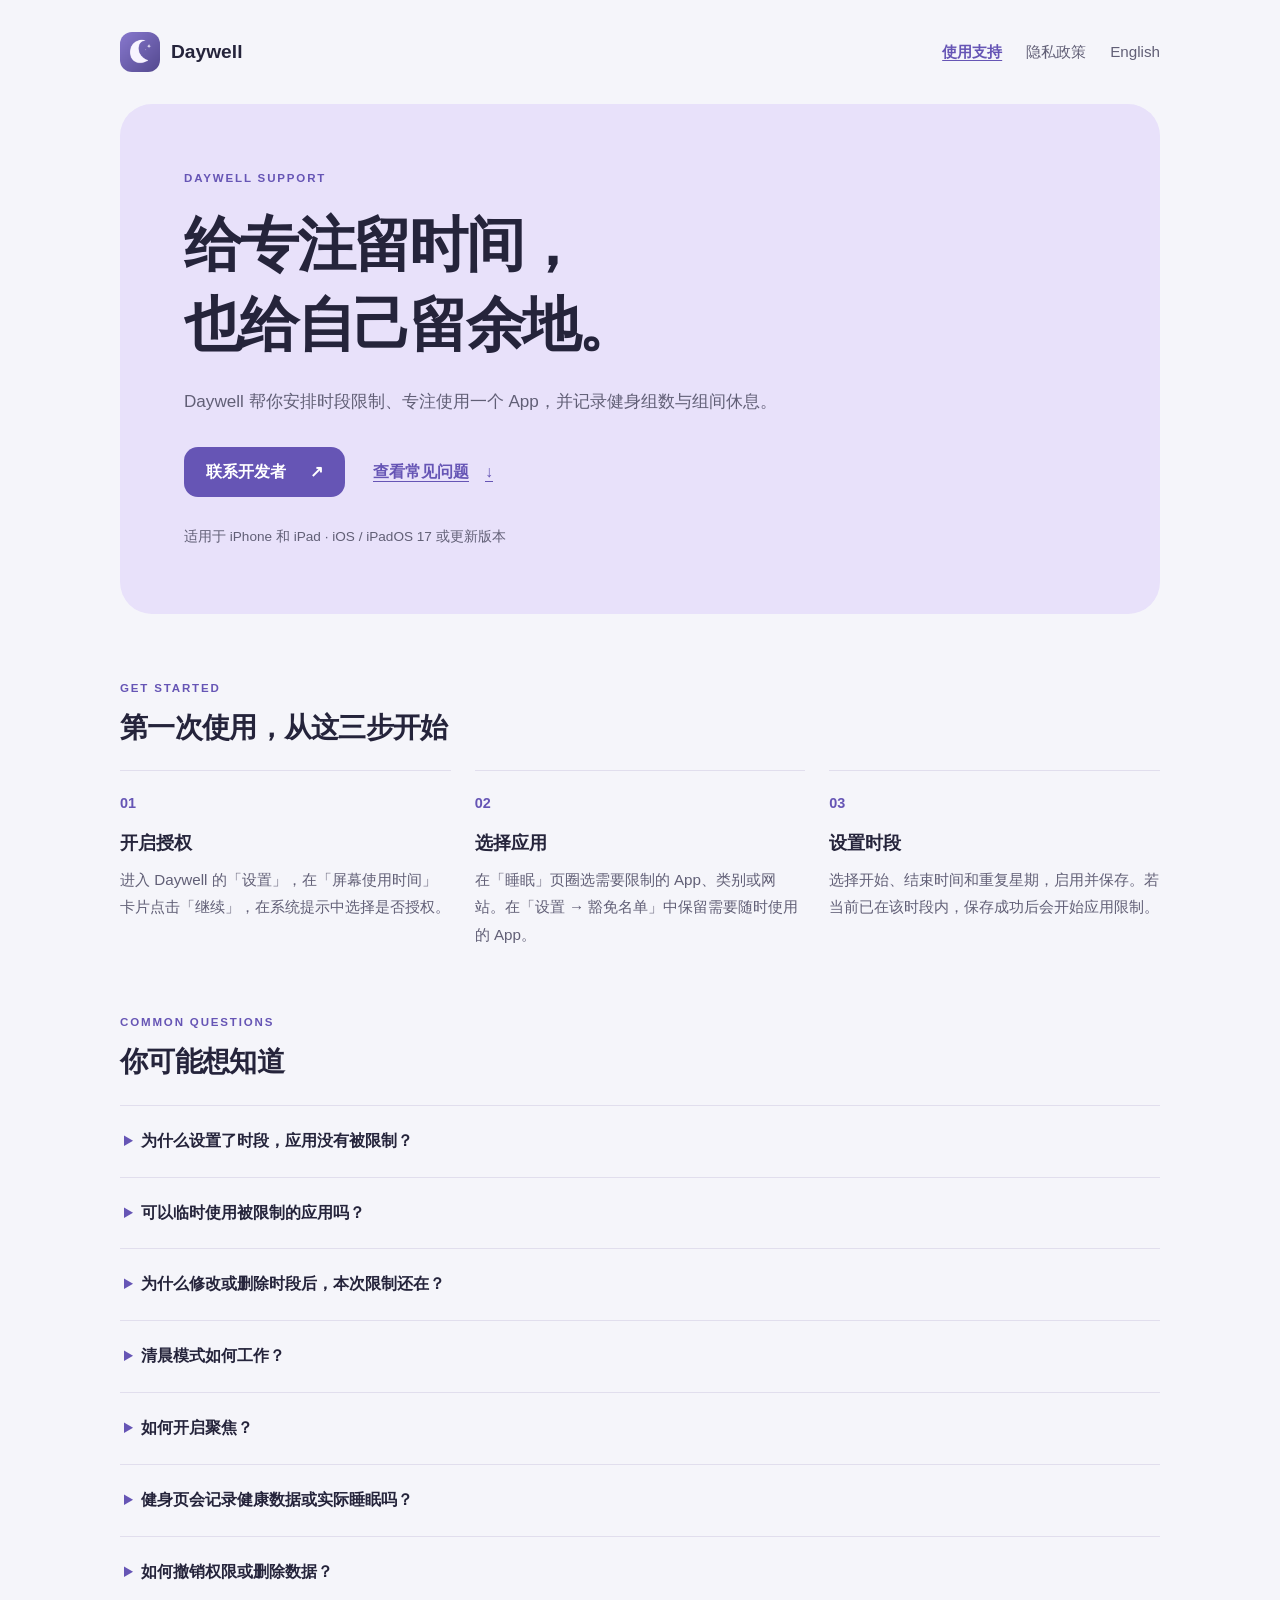
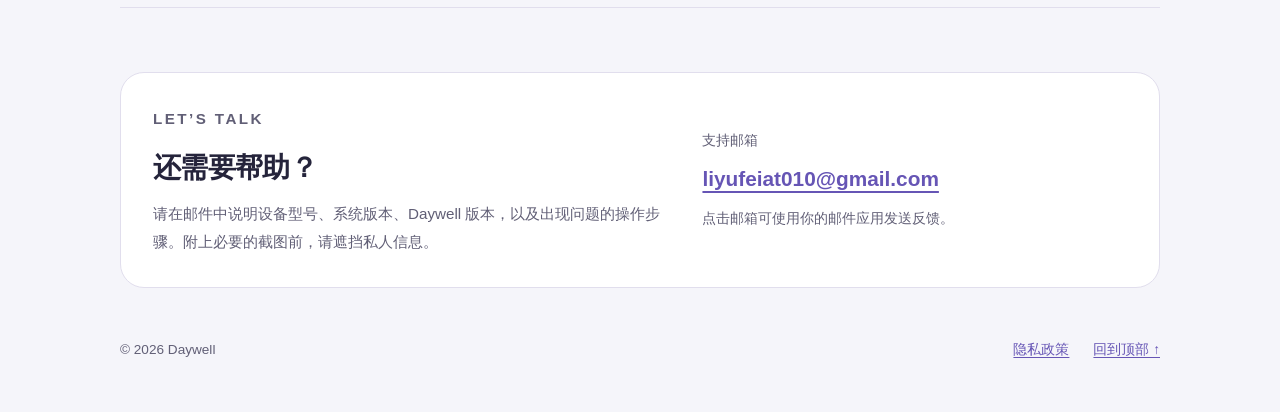
<file: website/index.html>
<!doctype html>
<html lang="zh-Hans">
  <head>
    <meta charset="utf-8">
    <meta name="viewport" content="width=device-width, initial-scale=1">
    <meta name="color-scheme" content="light dark">
    <meta name="description" content="Daywell 使用支持：了解时段锁定、聚焦、临时豁免与健身组间休息，或联系开发者获取帮助。">
    <title>使用支持 · Daywell</title>
    <link rel="icon" href="assets/app-icon.png" type="image/png">
    <link rel="stylesheet" href="styles.css">
    <link rel="alternate" hreflang="en" href="en/">
  </head>
  <body>
    <a class="skip-link" href="#main">跳到正文</a>
    <header class="site-header shell">
      <a class="brand" href="./" aria-label="Daywell 使用支持首页">
        <img src="assets/app-icon.png" width="40" height="40" alt="">
        <span>Daywell</span>
      </a>
      <nav aria-label="主导航">
        <a href="./" aria-current="page">使用支持</a>
        <a href="privacy.html">隐私政策</a>
        <a href="en/index.html" lang="en" hreflang="en">English</a>
      </nav>
    </header>

    <main id="main" class="shell">
      <section class="hero" aria-labelledby="page-title">
        <p class="eyebrow">DAYWELL SUPPORT</p>
        <h1 id="page-title">给专注留时间，<br>也给自己留余地。</h1>
        <p class="intro">Daywell 帮你安排时段限制、专注使用一个 App，并记录健身组数与组间休息。</p>
        <div class="hero-actions">
          <a class="button" href="mailto:liyufeiat010@gmail.com?subject=Daywell%20Support">联系开发者 <span aria-hidden="true">↗</span></a>
          <a class="text-link" href="#questions">查看常见问题 <span aria-hidden="true">↓</span></a>
        </div>
        <p class="hero-note">适用于 iPhone 和 iPad · iOS / iPadOS 17 或更新版本</p>
      </section>

      <section class="section" aria-labelledby="start-title">
        <div class="section-heading">
          <p class="eyebrow">GET STARTED</p>
          <h2 id="start-title">第一次使用，从这三步开始</h2>
        </div>
        <ol class="steps">
          <li>
            <span class="step-number" aria-hidden="true">01</span>
            <h3>开启授权</h3>
            <p>进入 Daywell 的「设置」，在「屏幕使用时间」卡片点击「继续」，在系统提示中选择是否授权。</p>
          </li>
          <li>
            <span class="step-number" aria-hidden="true">02</span>
            <h3>选择应用</h3>
            <p>在「睡眠」页圈选需要限制的 App、类别或网站。在「设置 → 豁免名单」中保留需要随时使用的 App。</p>
          </li>
          <li>
            <span class="step-number" aria-hidden="true">03</span>
            <h3>设置时段</h3>
            <p>选择开始、结束时间和重复星期，启用并保存。若当前已在该时段内，保存成功后会开始应用限制。</p>
          </li>
        </ol>
      </section>

      <section id="questions" class="section" aria-labelledby="questions-title">
        <div class="section-heading">
          <p class="eyebrow">COMMON QUESTIONS</p>
          <h2 id="questions-title">你可能想知道</h2>
        </div>
        <div class="faq">
          <details>
            <summary>为什么设置了时段，应用没有被限制？</summary>
            <div class="answer">
              <p>请先确认 Daywell 显示「已授权」，已圈选需要限制的应用，时段开关已开启，并且当前时间与重复星期匹配。跨午夜的时段归属开始当天的星期。</p>
              <p>豁免名单中的 App 和正在临时豁免的时段不会按普通睡眠规则锁定。如果页面显示同步或监测错误，先点击重试；曾撤销授权的用户可能需要重新圈选应用。</p>
            </div>
          </details>
          <details>
            <summary>可以临时使用被限制的应用吗？</summary>
            <div class="answer">
              <p>有剩余次数时，可在 Daywell 或系统限制页点击「临时豁免」。时长按当前时段的规则计算，到期后恢复限制，时段结束时豁免也随之结束。</p>
              <p>次数用完后按钮会隐藏。健身锁定不使用睡眠时段的临时豁免：完成下一组会开始新的组间休息，完成本轮训练会解除健身锁定；也可通过「重置本轮」或关闭「组间休息」结束健身锁定。睡眠和清晨模式的限制仍按各自规则执行。</p>
            </div>
          </details>
          <details>
            <summary>为什么修改或删除时段后，本次限制还在？</summary>
            <div class="answer">
              <p>已经开始的时段会保留原定结束时间和豁免规则。编辑或删除影响后续重复，不会直接终止本轮限制。</p>
              <p>如果时段仍在列表中，可关闭该时段开关，并按提示输入页面显示的验证码，提前结束本轮限制。如果已经删除时段，本轮限制会继续到原定结束时间；有剩余次数时仍可使用临时豁免。</p>
            </div>
          </details>
          <details>
            <summary>清晨模式如何工作？</summary>
            <div class="answer">
              <p>在睡眠时段中开启清晨模式后，睡眠结束会开始累计圈选应用的使用时间；达到设定额度后，进入一次清晨锁定。在「睡眠 → 右上角设置」中调整可用时长和锁定时长。</p>
              <p>清晨与对应这一轮睡眠共用豁免次数和时长顺序。例如睡眠已用掉第一次 10 分钟，清晨就只剩第二次 5 分钟；下一轮睡眠重新计算。</p>
            </div>
          </details>
          <details>
            <summary>如何开启聚焦？</summary>
            <div class="answer">
              <p>授权后打开「聚焦」，选择一个 App 并设置时长。开启后，所选 App 和豁免名单中的 App 仍可使用。需要提前结束时，回到聚焦页并输入界面显示的验证码。</p>
            </div>
          </details>
          <details>
            <summary>健身页会记录健康数据或实际睡眠吗？</summary>
            <div class="answer">
              <p>健身页由你手动记录完成的组数，并提供组间休息计时。Daywell 不读取 Apple 健康数据，也不测量实际睡眠时长。应用设置与训练进度保存在设备上。</p>
            </div>
          </details>
          <details>
            <summary>如何撤销权限或删除数据？</summary>
            <div class="answer">
              <p>可在系统「设置 → 屏幕使用时间」中找到有权访问屏幕使用时间的 App，撤销 Daywell 的授权；具体菜单名称随系统版本可能不同。</p>
              <p>删除 App 及其数据可移除本机的应用数据；「卸载 App」可能保留文稿与数据。设备备份中的副本需要通过 Apple 的备份管理功能处理。更多说明见<a href="privacy.html#retention">数据保留与删除</a>。</p>
            </div>
          </details>
        </div>
      </section>

      <section class="contact section" aria-labelledby="contact-title">
        <div>
          <p class="eyebrow">LET’S TALK</p>
          <h2 id="contact-title">还需要帮助？</h2>
          <p>请在邮件中说明设备型号、系统版本、Daywell 版本，以及出现问题的操作步骤。附上必要的截图前，请遮挡私人信息。</p>
        </div>
        <div class="contact-address">
          <span>支持邮箱</span>
          <a href="mailto:liyufeiat010@gmail.com?subject=Daywell%20Support">liyufeiat010@gmail.com</a>
          <p>点击邮箱可使用你的邮件应用发送反馈。</p>
        </div>
      </section>
    </main>

    <footer class="site-footer shell">
      <p>© 2026 Daywell</p>
      <a href="privacy.html">隐私政策</a>
      <a href="#main">回到顶部 ↑</a>
    </footer>
  </body>
</html>
</file>
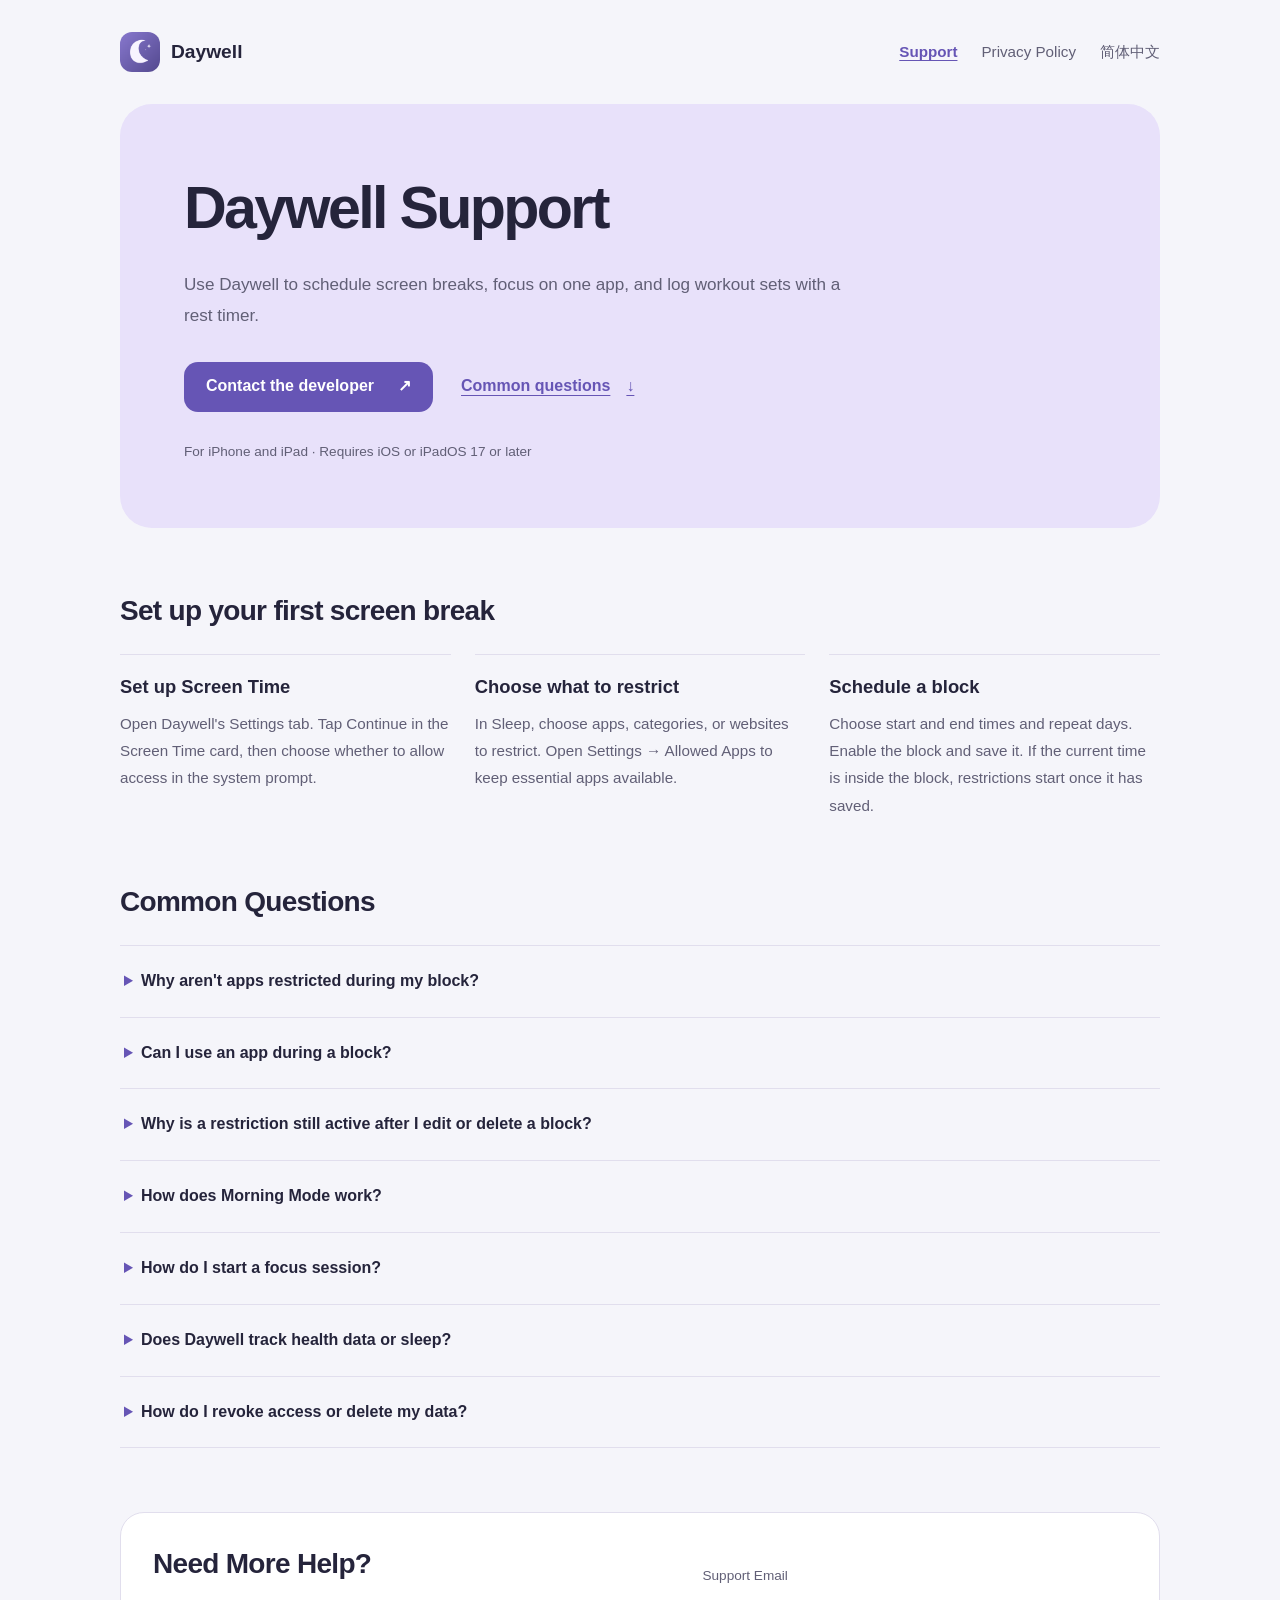
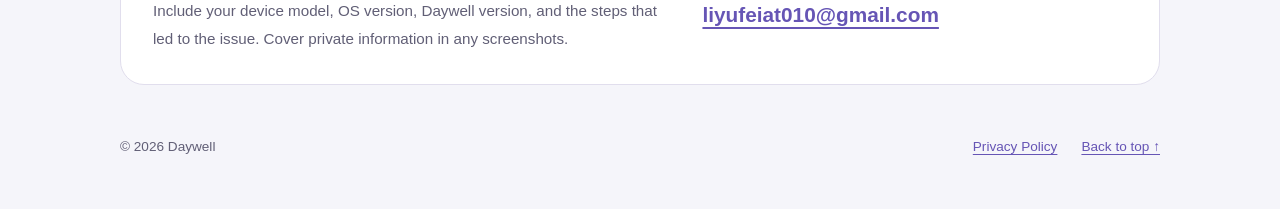
<file: website/en/index.html>
<!doctype html>
<html lang="en">
  <head>
    <meta charset="utf-8">
    <meta name="viewport" content="width=device-width, initial-scale=1">
    <meta name="color-scheme" content="light dark">
    <meta name="description" content="Get help with Daywell's scheduled app limits, Focus, temporary passes, and workout rest timer.">
    <title>Support · Daywell</title>
    <link rel="icon" href="../assets/app-icon.png" type="image/png">
    <link rel="stylesheet" href="../styles.css">
    <link rel="alternate" hreflang="zh-Hans" href="../">
  </head>
  <body>
    <a class="skip-link" href="#main">Skip to content</a>
    <header class="site-header shell">
      <a class="brand" href="index.html" aria-label="Daywell support home">
        <img src="../assets/app-icon.png" width="40" height="40" alt="">
        <span>Daywell</span>
      </a>
      <nav aria-label="Main navigation">
        <a href="index.html" aria-current="page">Support</a>
        <a href="privacy.html">Privacy Policy</a>
        <a href="../index.html" lang="zh-Hans" hreflang="zh-Hans">简体中文</a>
      </nav>
    </header>

    <main id="main" class="shell">
      <section class="hero" aria-labelledby="page-title">
        <h1 id="page-title">Daywell Support</h1>
        <p class="intro">Use Daywell to schedule screen breaks, focus on one app, and log workout sets with a rest timer.</p>
        <div class="hero-actions">
          <a class="button" href="mailto:liyufeiat010@gmail.com?subject=Daywell%20Support">Contact the developer <span aria-hidden="true">↗</span></a>
          <a class="text-link" href="#questions">Common questions <span aria-hidden="true">↓</span></a>
        </div>
        <p class="hero-note">For iPhone and iPad · Requires iOS or iPadOS 17 or later</p>
      </section>

      <section class="section" aria-labelledby="start-title">
        <div class="section-heading">
          <h2 id="start-title">Set up your first screen break</h2>
        </div>
        <ol class="steps">
          <li>
            <h3>Set up Screen Time</h3>
            <p>Open Daywell's Settings tab. Tap Continue in the Screen Time card, then choose whether to allow access in the system prompt.</p>
          </li>
          <li>
            <h3>Choose what to restrict</h3>
            <p>In Sleep, choose apps, categories, or websites to restrict. Open Settings → Allowed Apps to keep essential apps available.</p>
          </li>
          <li>
            <h3>Schedule a block</h3>
            <p>Choose start and end times and repeat days. Enable the block and save it. If the current time is inside the block, restrictions start once it has saved.</p>
          </li>
        </ol>
      </section>

      <section id="questions" class="section" aria-labelledby="questions-title">
        <div class="section-heading">
          <h2 id="questions-title">Common Questions</h2>
        </div>
        <div class="faq">
          <details>
            <summary>Why aren't apps restricted during my block?</summary>
            <div class="answer">
              <p>Check that Screen Time is authorized, the apps are selected, and the block is enabled for the current time and repeat day. A block that crosses midnight is scheduled on the day it starts.</p>
              <p>Allowed apps stay available, and a temporary pass pauses the restrictions covered by that pass. If Daywell reports a sync or monitoring error, tap Retry. After revoking and restoring Screen Time access, choose your apps again if prompted.</p>
            </div>
          </details>
          <details>
            <summary>Can I use an app during a block?</summary>
            <div class="answer">
              <p>If you have passes left, tap Temporary Pass in Daywell or on the restriction screen. The block's settings determine how long you can use the app. The pass ends when it expires or the block ends.</p>
              <p>The pass button disappears when you run out. Workout restrictions use the rest timer. Log the next set to start another rest. Finish the workout, tap Reset Session, or turn off the rest timer to end workout restrictions.</p>
            </div>
          </details>
          <details>
            <summary>Why is a restriction still active after I edit or delete a block?</summary>
            <div class="answer">
              <p>Active blocks keep their scheduled end and pass rules. Editing or deleting a block changes its future repeats. To end an active block early, turn it off while it's still listed and enter the displayed confirmation code.</p>
              <p>If you already deleted the block, it runs until its original end. You can still use any remaining passes.</p>
            </div>
          </details>
          <details>
            <summary>How does Morning Mode work?</summary>
            <div class="answer">
              <p>Enable Morning Mode on a sleep block. After the block ends, usage of the selected apps counts toward a shared allowance. Once that allowance is used up, the apps are restricted for one break. Adjust both durations in Sleep settings.</p>
              <p>Morning Mode uses the remaining passes from that sleep block. If you used the first ten-minute pass during the sleep block, the next pass in the default setup is five minutes. Each new sleep block starts with a fresh allowance.</p>
            </div>
          </details>
          <details>
            <summary>How do I start a focus session?</summary>
            <div class="answer">
              <p>After allowing Screen Time access, open Focus, choose one app, and set a duration. The selected app and your allowed apps stay available during the session. To end early, return to Focus and enter the confirmation code shown there.</p>
            </div>
          </details>
          <details>
            <summary>Does Daywell track health data or sleep?</summary>
            <div class="answer">
              <p>You log sets manually and can time your rest between them. Daywell doesn't read Apple Health data or measure actual sleep. Your settings and workout progress stay on your device.</p>
            </div>
          </details>
          <details>
            <summary>How do I revoke access or delete my data?</summary>
            <div class="answer">
              <p>In iOS Settings → Screen Time, find the apps with Screen Time access and revoke Daywell's permission. The menu name can vary by OS version.</p>
              <p>To remove local data, delete the app and its data. Offload App may keep documents and data. Use Apple's backup settings to manage copies in backups. See <a href="privacy.html#retention">Data Retention and Deletion</a> for details.</p>
            </div>
          </details>
        </div>
      </section>

      <section class="contact section" aria-labelledby="contact-title">
        <div>
          <h2 id="contact-title">Need More Help?</h2>
          <p>Include your device model, OS version, Daywell version, and the steps that led to the issue. Cover private information in any screenshots.</p>
        </div>
        <div class="contact-address">
          <span>Support Email</span>
          <a href="mailto:liyufeiat010@gmail.com?subject=Daywell%20Support">liyufeiat010@gmail.com</a>
        </div>
      </section>
    </main>

    <footer class="site-footer shell">
      <p>© 2026 Daywell</p>
      <a href="privacy.html">Privacy Policy</a>
      <a href="#main">Back to top ↑</a>
    </footer>
  </body>
</html>
</file>
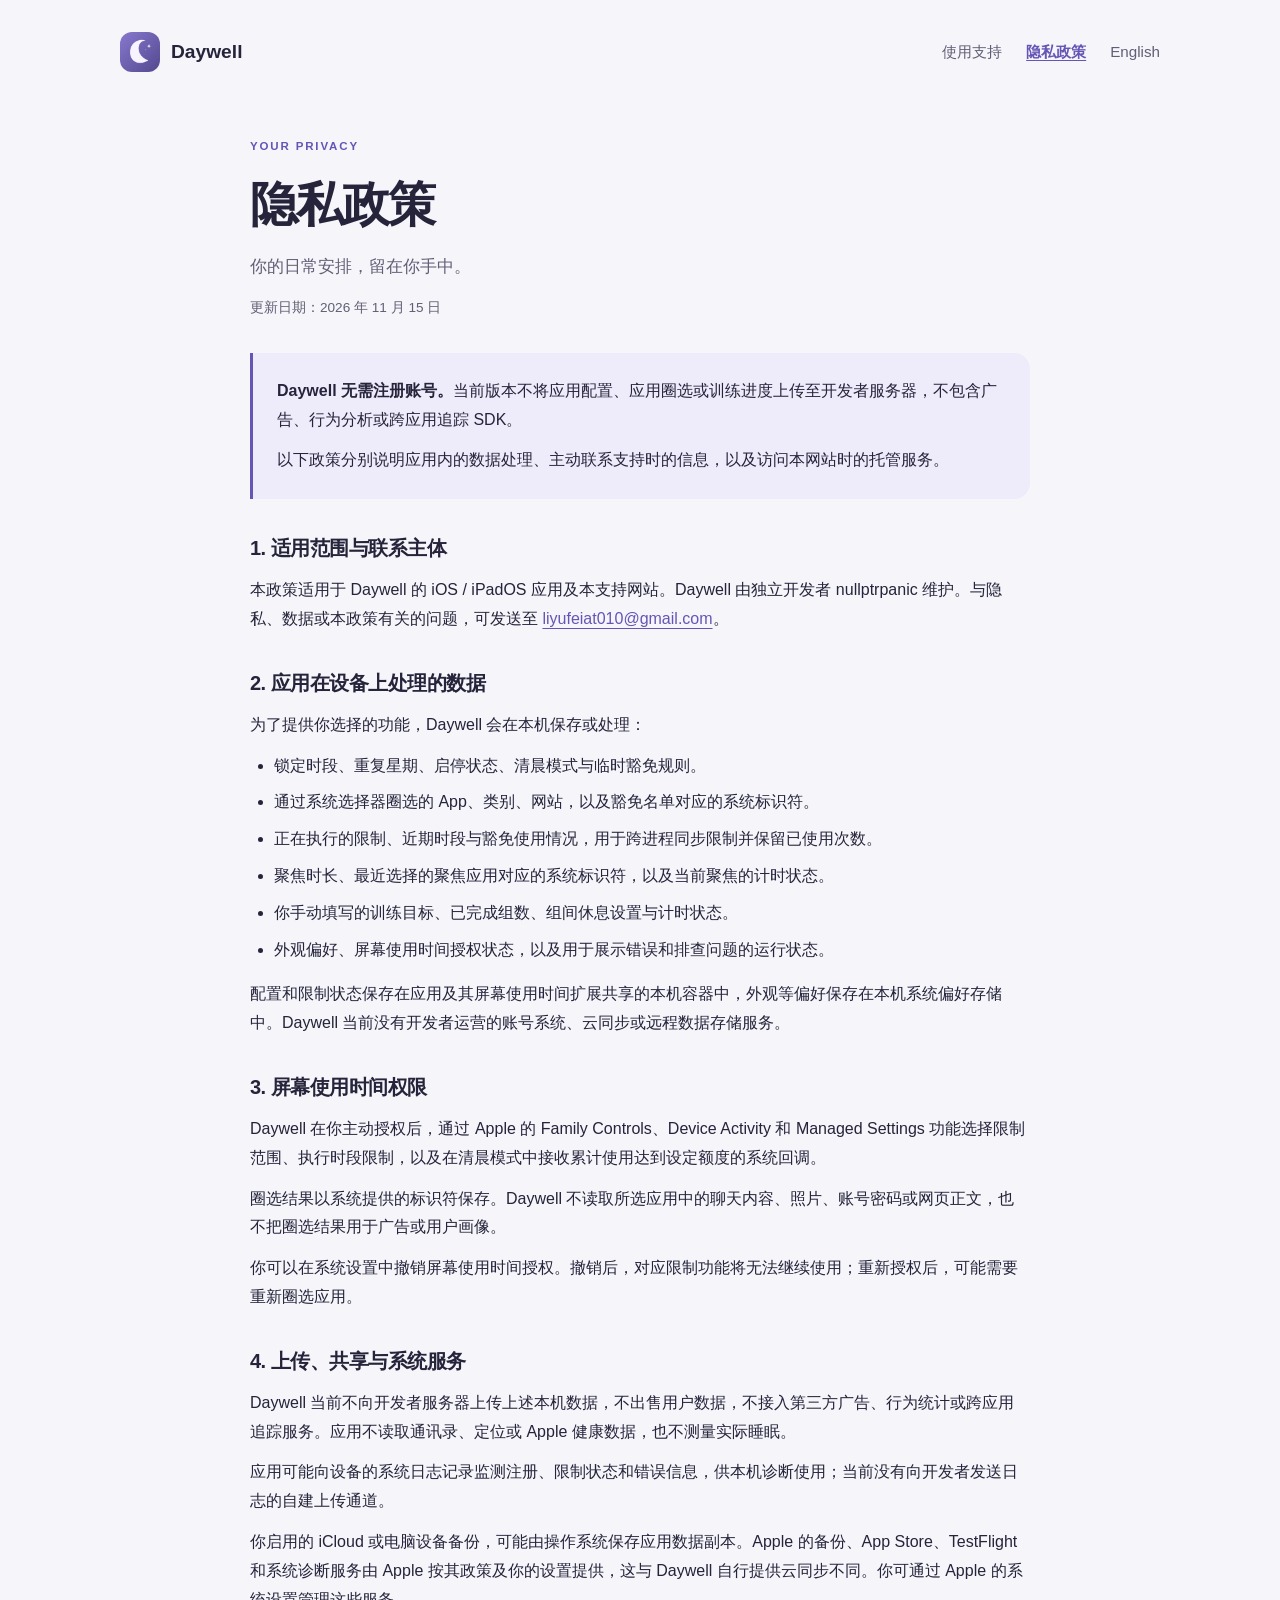
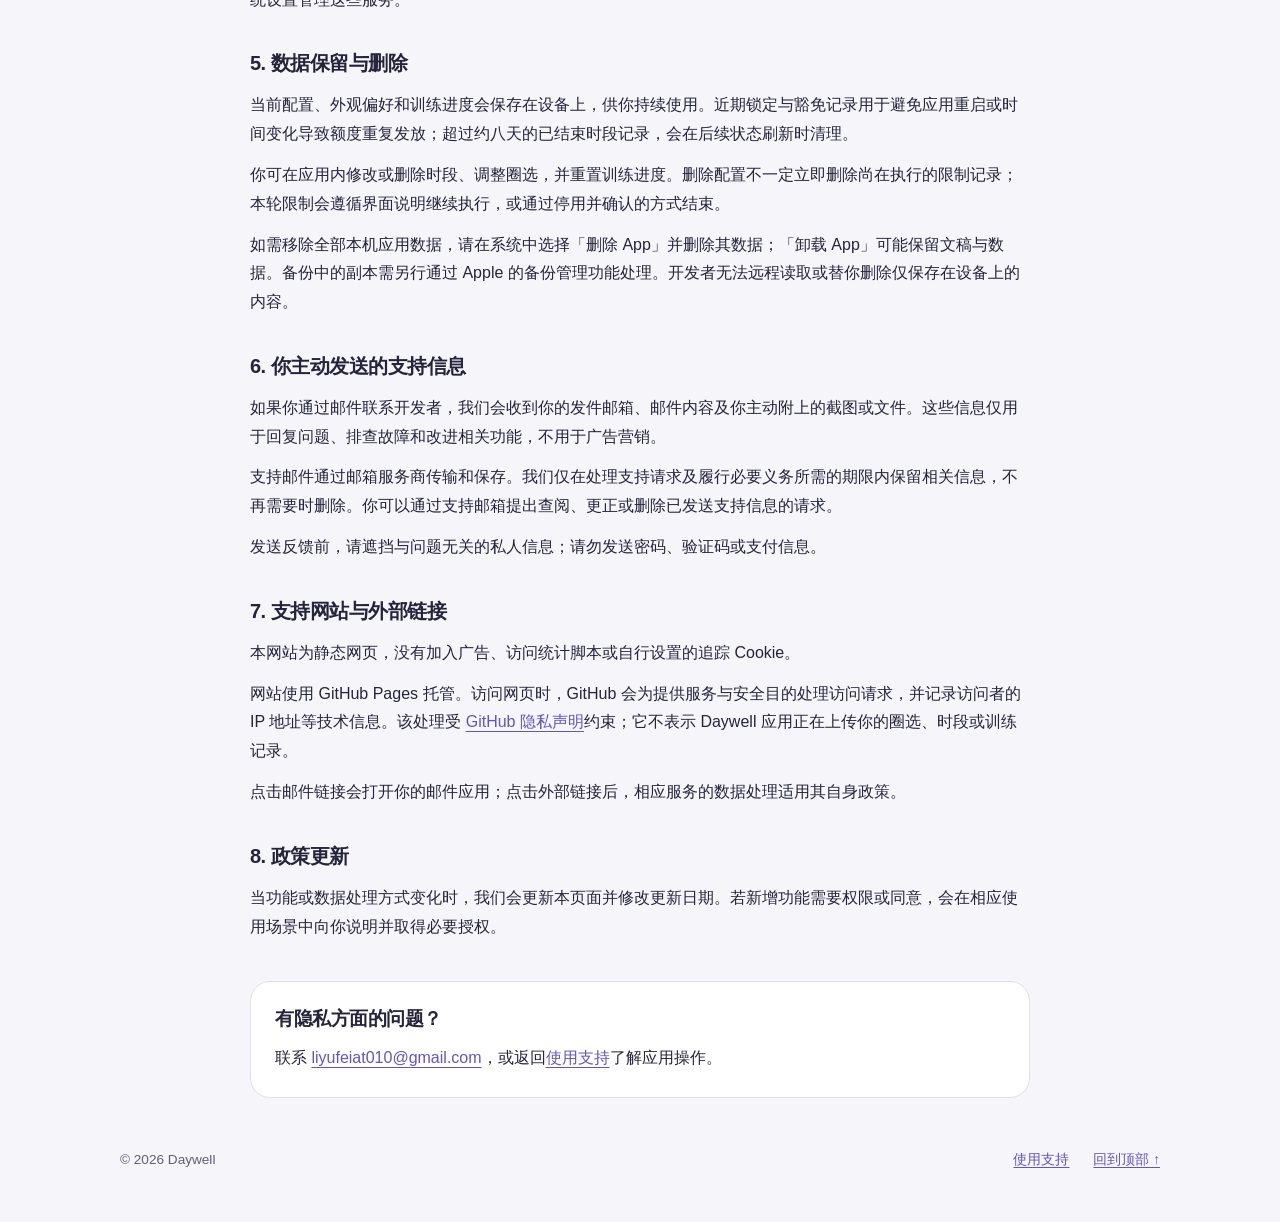
<file: website/privacy.html>
<!doctype html>
<html lang="zh-Hans">
  <head>
    <meta charset="utf-8">
    <meta name="viewport" content="width=device-width, initial-scale=1">
    <meta name="color-scheme" content="light dark">
    <meta name="description" content="Daywell 隐私政策：了解本机数据、屏幕使用时间授权、数据保留与删除、支持邮件和网站托管服务。">
    <title>隐私政策 · Daywell</title>
    <link rel="icon" href="assets/app-icon.png" type="image/png">
    <link rel="stylesheet" href="styles.css">
    <link rel="alternate" hreflang="en" href="en/privacy.html">
  </head>
  <body>
    <a class="skip-link" href="#main">跳到正文</a>
    <header class="site-header shell">
      <a class="brand" href="./" aria-label="Daywell 使用支持首页">
        <img src="assets/app-icon.png" width="40" height="40" alt="">
        <span>Daywell</span>
      </a>
      <nav aria-label="主导航">
        <a href="./">使用支持</a>
        <a href="privacy.html" aria-current="page">隐私政策</a>
        <a href="en/privacy.html" lang="en" hreflang="en">English</a>
      </nav>
    </header>

    <main id="main" class="shell policy">
      <header class="policy-heading">
        <p class="eyebrow">YOUR PRIVACY</p>
        <h1>隐私政策</h1>
        <p class="intro">你的日常安排，留在你手中。</p>
        <p class="updated">更新日期：<time datetime="2026-11-15">2026 年 11 月 15 日</time></p>
      </header>

      <div class="policy-summary">
        <p><strong>Daywell 无需注册账号。</strong>当前版本不将应用配置、应用圈选或训练进度上传至开发者服务器，不包含广告、行为分析或跨应用追踪 SDK。</p>
        <p>以下政策分别说明应用内的数据处理、主动联系支持时的信息，以及访问本网站时的托管服务。</p>
      </div>

      <article class="policy-body" aria-label="隐私政策正文">
        <section aria-labelledby="scope-title">
          <h2 id="scope-title">1. 适用范围与联系主体</h2>
          <p>本政策适用于 Daywell 的 iOS / iPadOS 应用及本支持网站。Daywell 由独立开发者 nullptrpanic 维护。与隐私、数据或本政策有关的问题，可发送至 <a href="mailto:liyufeiat010@gmail.com?subject=Daywell%20Privacy">liyufeiat010@gmail.com</a>。</p>
        </section>

        <section aria-labelledby="local-title">
          <h2 id="local-title">2. 应用在设备上处理的数据</h2>
          <p>为了提供你选择的功能，Daywell 会在本机保存或处理：</p>
          <ul>
            <li>锁定时段、重复星期、启停状态、清晨模式与临时豁免规则。</li>
            <li>通过系统选择器圈选的 App、类别、网站，以及豁免名单对应的系统标识符。</li>
            <li>正在执行的限制、近期时段与豁免使用情况，用于跨进程同步限制并保留已使用次数。</li>
            <li>聚焦时长、最近选择的聚焦应用对应的系统标识符，以及当前聚焦的计时状态。</li>
            <li>你手动填写的训练目标、已完成组数、组间休息设置与计时状态。</li>
            <li>外观偏好、屏幕使用时间授权状态，以及用于展示错误和排查问题的运行状态。</li>
          </ul>
          <p>配置和限制状态保存在应用及其屏幕使用时间扩展共享的本机容器中，外观等偏好保存在本机系统偏好存储中。Daywell 当前没有开发者运营的账号系统、云同步或远程数据存储服务。</p>
        </section>

        <section aria-labelledby="screen-time-title">
          <h2 id="screen-time-title">3. 屏幕使用时间权限</h2>
          <p>Daywell 在你主动授权后，通过 Apple 的 Family Controls、Device Activity 和 Managed Settings 功能选择限制范围、执行时段限制，以及在清晨模式中接收累计使用达到设定额度的系统回调。</p>
          <p>圈选结果以系统提供的标识符保存。Daywell 不读取所选应用中的聊天内容、照片、账号密码或网页正文，也不把圈选结果用于广告或用户画像。</p>
          <p>你可以在系统设置中撤销屏幕使用时间授权。撤销后，对应限制功能将无法继续使用；重新授权后，可能需要重新圈选应用。</p>
        </section>

        <section aria-labelledby="collection-title">
          <h2 id="collection-title">4. 上传、共享与系统服务</h2>
          <p>Daywell 当前不向开发者服务器上传上述本机数据，不出售用户数据，不接入第三方广告、行为统计或跨应用追踪服务。应用不读取通讯录、定位或 Apple 健康数据，也不测量实际睡眠。</p>
          <p>应用可能向设备的系统日志记录监测注册、限制状态和错误信息，供本机诊断使用；当前没有向开发者发送日志的自建上传通道。</p>
          <p>你启用的 iCloud 或电脑设备备份，可能由操作系统保存应用数据副本。Apple 的备份、App Store、TestFlight 和系统诊断服务由 Apple 按其政策及你的设置提供，这与 Daywell 自行提供云同步不同。你可通过 Apple 的系统设置管理这些服务。</p>
        </section>

        <section id="retention" aria-labelledby="retention-title">
          <h2 id="retention-title">5. 数据保留与删除</h2>
          <p>当前配置、外观偏好和训练进度会保存在设备上，供你持续使用。近期锁定与豁免记录用于避免应用重启或时间变化导致额度重复发放；超过约八天的已结束时段记录，会在后续状态刷新时清理。</p>
          <p>你可在应用内修改或删除时段、调整圈选，并重置训练进度。删除配置不一定立即删除尚在执行的限制记录；本轮限制会遵循界面说明继续执行，或通过停用并确认的方式结束。</p>
          <p>如需移除全部本机应用数据，请在系统中选择「删除 App」并删除其数据；「卸载 App」可能保留文稿与数据。备份中的副本需另行通过 Apple 的备份管理功能处理。开发者无法远程读取或替你删除仅保存在设备上的内容。</p>
        </section>

        <section aria-labelledby="support-title">
          <h2 id="support-title">6. 你主动发送的支持信息</h2>
          <p>如果你通过邮件联系开发者，我们会收到你的发件邮箱、邮件内容及你主动附上的截图或文件。这些信息仅用于回复问题、排查故障和改进相关功能，不用于广告营销。</p>
          <p>支持邮件通过邮箱服务商传输和保存。我们仅在处理支持请求及履行必要义务所需的期限内保留相关信息，不再需要时删除。你可以通过支持邮箱提出查阅、更正或删除已发送支持信息的请求。</p>
          <p>发送反馈前，请遮挡与问题无关的私人信息；请勿发送密码、验证码或支付信息。</p>
        </section>

        <section aria-labelledby="website-title">
          <h2 id="website-title">7. 支持网站与外部链接</h2>
          <p>本网站为静态网页，没有加入广告、访问统计脚本或自行设置的追踪 Cookie。</p>
          <p>网站使用 GitHub Pages 托管。访问网页时，GitHub 会为提供服务与安全目的处理访问请求，并记录访问者的 IP 地址等技术信息。该处理受 <a href="https://docs.github.com/en/site-policy/privacy-policies/github-general-privacy-statement" rel="external">GitHub 隐私声明</a>约束；它不表示 Daywell 应用正在上传你的圈选、时段或训练记录。</p>
          <p>点击邮件链接会打开你的邮件应用；点击外部链接后，相应服务的数据处理适用其自身政策。</p>
        </section>

        <section aria-labelledby="updates-title">
          <h2 id="updates-title">8. 政策更新</h2>
          <p>当功能或数据处理方式变化时，我们会更新本页面并修改更新日期。若新增功能需要权限或同意，会在相应使用场景中向你说明并取得必要授权。</p>
        </section>
      </article>

      <aside class="policy-contact" aria-label="隐私问题联系信息">
        <h2>有隐私方面的问题？</h2>
        <p>联系 <a href="mailto:liyufeiat010@gmail.com?subject=Daywell%20Privacy">liyufeiat010@gmail.com</a>，或返回<a href="./">使用支持</a>了解应用操作。</p>
      </aside>
    </main>

    <footer class="site-footer shell">
      <p>© 2026 Daywell</p>
      <a href="./">使用支持</a>
      <a href="#main">回到顶部 ↑</a>
    </footer>
  </body>
</html>
</file>
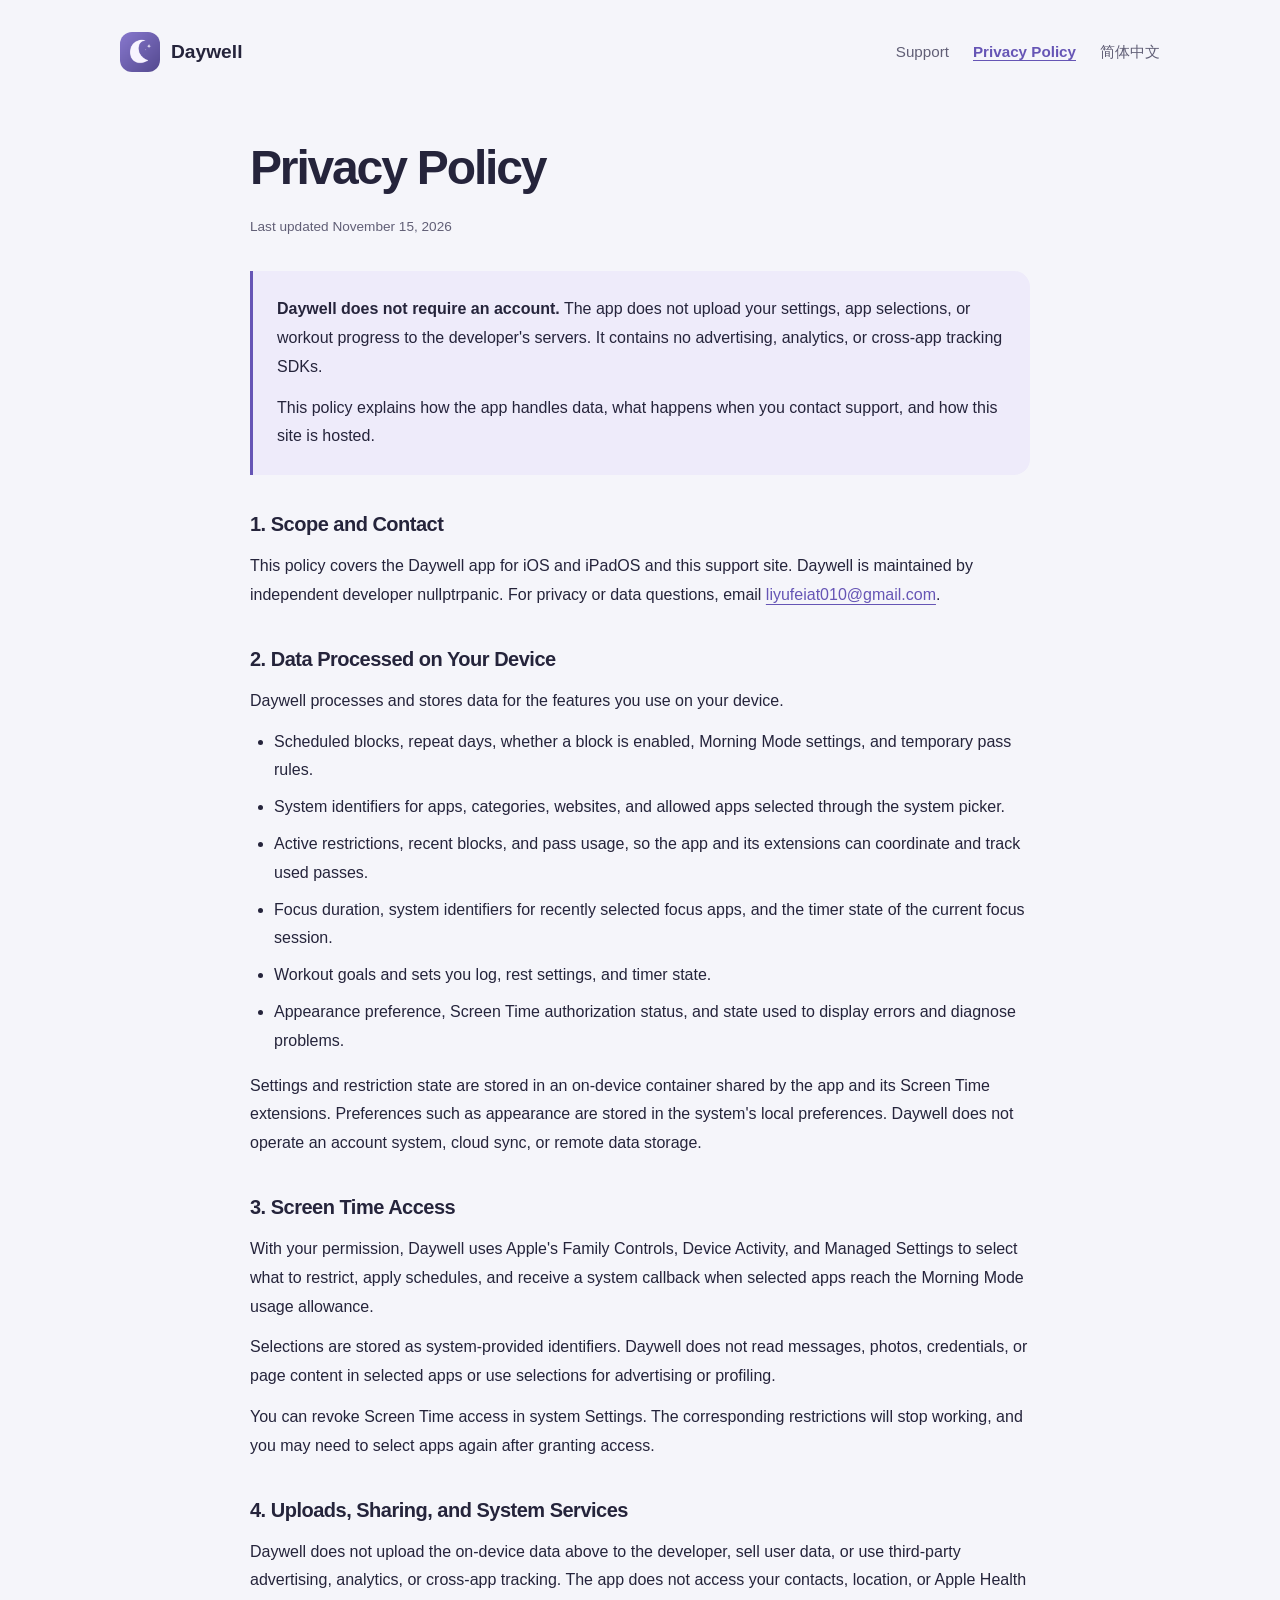
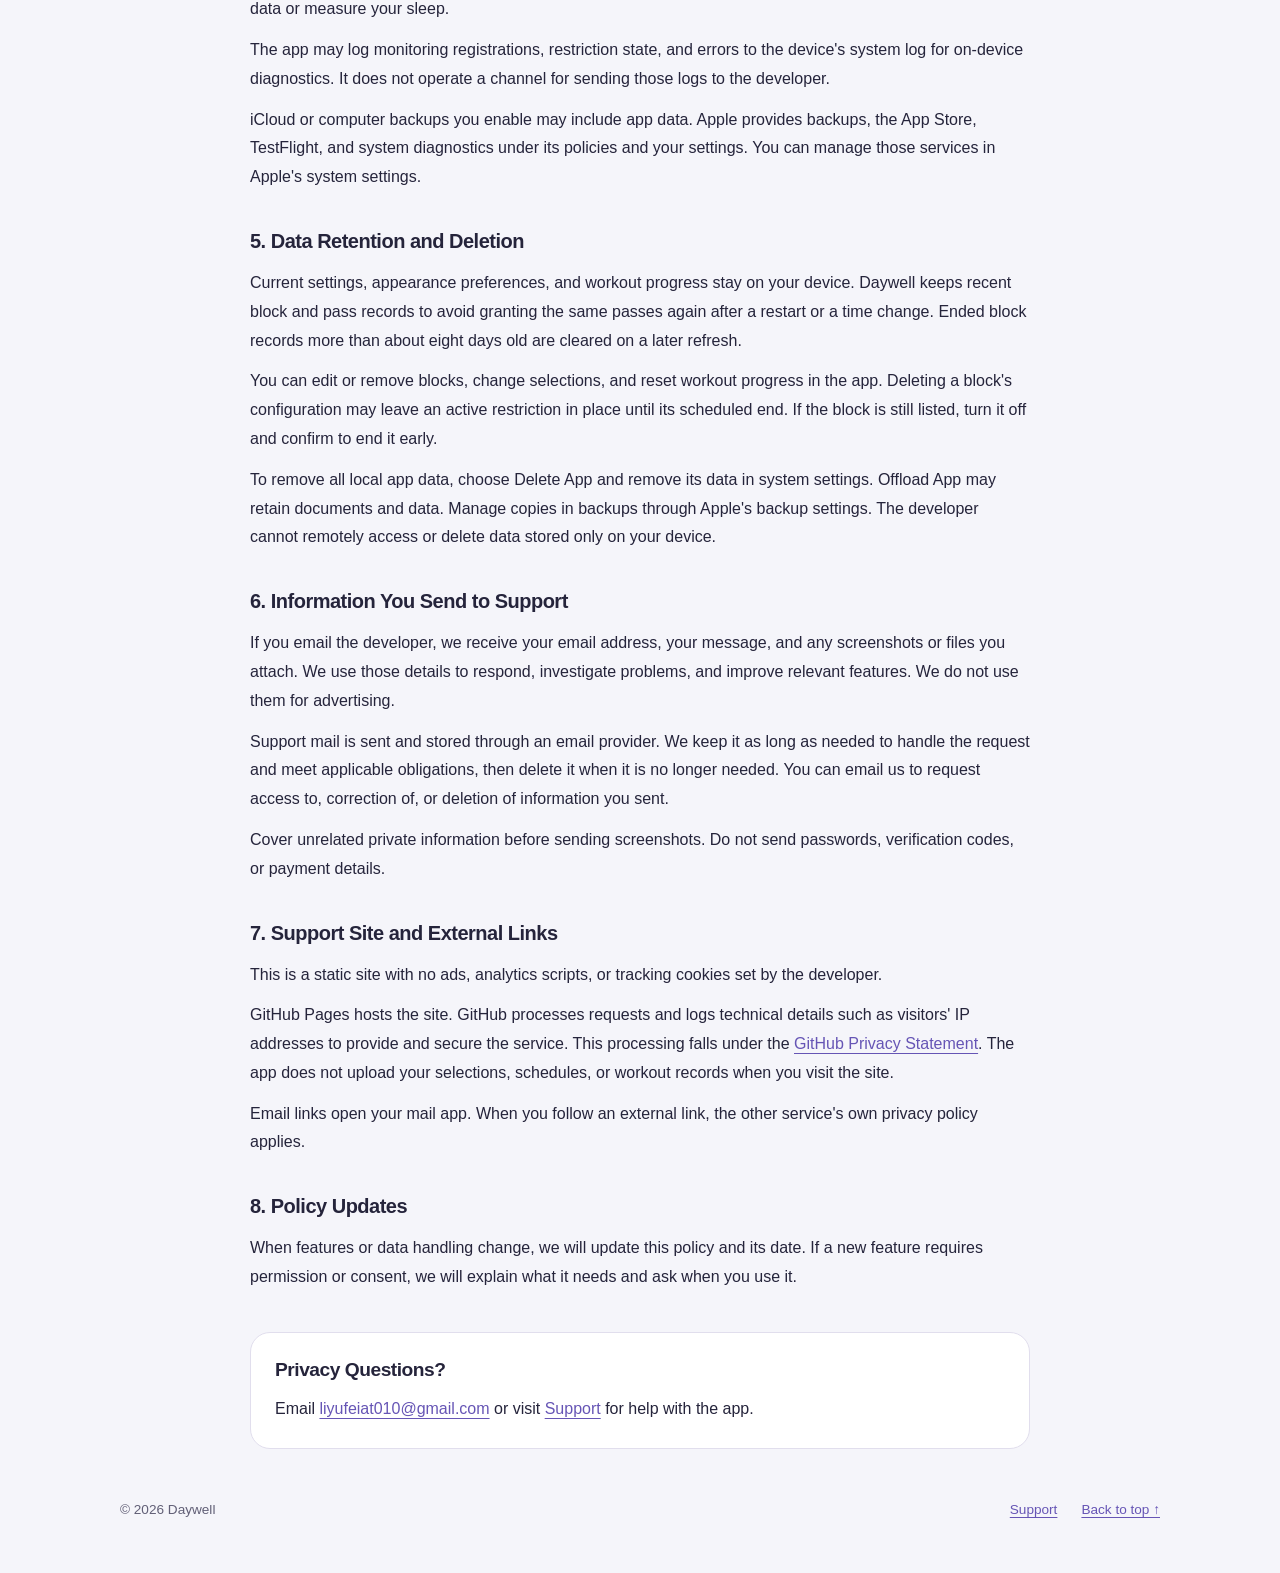
<file: website/en/privacy.html>
<!doctype html>
<html lang="en">
  <head>
    <meta charset="utf-8">
    <meta name="viewport" content="width=device-width, initial-scale=1">
    <meta name="color-scheme" content="light dark">
    <meta name="description" content="Daywell privacy policy. Learn about on-device data, Screen Time access, data retention, support email, and website hosting.">
    <title>Privacy Policy · Daywell</title>
    <link rel="icon" href="../assets/app-icon.png" type="image/png">
    <link rel="stylesheet" href="../styles.css">
    <link rel="alternate" hreflang="zh-Hans" href="../privacy.html">
  </head>
  <body>
    <a class="skip-link" href="#main">Skip to content</a>
    <header class="site-header shell">
      <a class="brand" href="index.html" aria-label="Daywell support home">
        <img src="../assets/app-icon.png" width="40" height="40" alt="">
        <span>Daywell</span>
      </a>
      <nav aria-label="Main navigation">
        <a href="index.html">Support</a>
        <a href="privacy.html" aria-current="page">Privacy Policy</a>
        <a href="../privacy.html" lang="zh-Hans" hreflang="zh-Hans">简体中文</a>
      </nav>
    </header>

    <main id="main" class="shell policy">
      <header class="policy-heading">
        <h1>Privacy Policy</h1>
        <p class="updated">Last updated <time datetime="2026-11-15">November 15, 2026</time></p>
      </header>

      <div class="policy-summary">
        <p><strong>Daywell does not require an account.</strong> The app does not upload your settings, app selections, or workout progress to the developer's servers. It contains no advertising, analytics, or cross-app tracking SDKs.</p>
        <p>This policy explains how the app handles data, what happens when you contact support, and how this site is hosted.</p>
      </div>

      <article class="policy-body" aria-label="Privacy policy">
        <section aria-labelledby="scope-title">
          <h2 id="scope-title">1. Scope and Contact</h2>
          <p>This policy covers the Daywell app for iOS and iPadOS and this support site. Daywell is maintained by independent developer nullptrpanic. For privacy or data questions, email <a href="mailto:liyufeiat010@gmail.com?subject=Daywell%20Privacy">liyufeiat010@gmail.com</a>.</p>
        </section>

        <section aria-labelledby="local-title">
          <h2 id="local-title">2. Data Processed on Your Device</h2>
          <p>Daywell processes and stores data for the features you use on your device.</p>
          <ul>
            <li>Scheduled blocks, repeat days, whether a block is enabled, Morning Mode settings, and temporary pass rules.</li>
            <li>System identifiers for apps, categories, websites, and allowed apps selected through the system picker.</li>
            <li>Active restrictions, recent blocks, and pass usage, so the app and its extensions can coordinate and track used passes.</li>
            <li>Focus duration, system identifiers for recently selected focus apps, and the timer state of the current focus session.</li>
            <li>Workout goals and sets you log, rest settings, and timer state.</li>
            <li>Appearance preference, Screen Time authorization status, and state used to display errors and diagnose problems.</li>
          </ul>
          <p>Settings and restriction state are stored in an on-device container shared by the app and its Screen Time extensions. Preferences such as appearance are stored in the system's local preferences. Daywell does not operate an account system, cloud sync, or remote data storage.</p>
        </section>

        <section aria-labelledby="screen-time-title">
          <h2 id="screen-time-title">3. Screen Time Access</h2>
          <p>With your permission, Daywell uses Apple's Family Controls, Device Activity, and Managed Settings to select what to restrict, apply schedules, and receive a system callback when selected apps reach the Morning Mode usage allowance.</p>
          <p>Selections are stored as system-provided identifiers. Daywell does not read messages, photos, credentials, or page content in selected apps or use selections for advertising or profiling.</p>
          <p>You can revoke Screen Time access in system Settings. The corresponding restrictions will stop working, and you may need to select apps again after granting access.</p>
        </section>

        <section aria-labelledby="collection-title">
          <h2 id="collection-title">4. Uploads, Sharing, and System Services</h2>
          <p>Daywell does not upload the on-device data above to the developer, sell user data, or use third-party advertising, analytics, or cross-app tracking. The app does not access your contacts, location, or Apple Health data or measure your sleep.</p>
          <p>The app may log monitoring registrations, restriction state, and errors to the device's system log for on-device diagnostics. It does not operate a channel for sending those logs to the developer.</p>
          <p>iCloud or computer backups you enable may include app data. Apple provides backups, the App Store, TestFlight, and system diagnostics under its policies and your settings. You can manage those services in Apple's system settings.</p>
        </section>

        <section id="retention" aria-labelledby="retention-title">
          <h2 id="retention-title">5. Data Retention and Deletion</h2>
          <p>Current settings, appearance preferences, and workout progress stay on your device. Daywell keeps recent block and pass records to avoid granting the same passes again after a restart or a time change. Ended block records more than about eight days old are cleared on a later refresh.</p>
          <p>You can edit or remove blocks, change selections, and reset workout progress in the app. Deleting a block's configuration may leave an active restriction in place until its scheduled end. If the block is still listed, turn it off and confirm to end it early.</p>
          <p>To remove all local app data, choose Delete App and remove its data in system settings. Offload App may retain documents and data. Manage copies in backups through Apple's backup settings. The developer cannot remotely access or delete data stored only on your device.</p>
        </section>

        <section aria-labelledby="support-title">
          <h2 id="support-title">6. Information You Send to Support</h2>
          <p>If you email the developer, we receive your email address, your message, and any screenshots or files you attach. We use those details to respond, investigate problems, and improve relevant features. We do not use them for advertising.</p>
          <p>Support mail is sent and stored through an email provider. We keep it as long as needed to handle the request and meet applicable obligations, then delete it when it is no longer needed. You can email us to request access to, correction of, or deletion of information you sent.</p>
          <p>Cover unrelated private information before sending screenshots. Do not send passwords, verification codes, or payment details.</p>
        </section>

        <section aria-labelledby="website-title">
          <h2 id="website-title">7. Support Site and External Links</h2>
          <p>This is a static site with no ads, analytics scripts, or tracking cookies set by the developer.</p>
          <p>GitHub Pages hosts the site. GitHub processes requests and logs technical details such as visitors' IP addresses to provide and secure the service. This processing falls under the <a href="https://docs.github.com/en/site-policy/privacy-policies/github-general-privacy-statement" rel="external">GitHub Privacy Statement</a>. The app does not upload your selections, schedules, or workout records when you visit the site.</p>
          <p>Email links open your mail app. When you follow an external link, the other service's own privacy policy applies.</p>
        </section>

        <section aria-labelledby="updates-title">
          <h2 id="updates-title">8. Policy Updates</h2>
          <p>When features or data handling change, we will update this policy and its date. If a new feature requires permission or consent, we will explain what it needs and ask when you use it.</p>
        </section>
      </article>

      <aside class="policy-contact" aria-label="Privacy contact">
        <h2>Privacy Questions?</h2>
        <p>Email <a href="mailto:liyufeiat010@gmail.com?subject=Daywell%20Privacy">liyufeiat010@gmail.com</a> or visit <a href="index.html">Support</a> for help with the app.</p>
      </aside>
    </main>

    <footer class="site-footer shell">
      <p>© 2026 Daywell</p>
      <a href="index.html">Support</a>
      <a href="#main">Back to top ↑</a>
    </footer>
  </body>
</html>
</file>
<file: website/styles.css>
:root {
  color-scheme: light dark;
  --background: #f5f5fa;
  --surface: #fff;
  --text: #25243b;
  --muted: #615f76;
  --border: #e1deed;
  --accent: #6655b5;
  --accent-text: #fff;
  --soft: #eeebfa;
  --hero: #e8e1fa;
}

* { box-sizing: border-box; }
html { scroll-padding-top: 2rem; }
body {
  margin: 0;
  background: var(--background);
  color: var(--text);
  font-family: -apple-system, BlinkMacSystemFont, "Segoe UI", "PingFang SC", "Microsoft YaHei", sans-serif;
  font-size: 1rem;
  line-height: 1.8;
  -webkit-text-size-adjust: 100%;
}
a { color: var(--accent); text-underline-offset: 0.22em; overflow-wrap: anywhere; }
a:hover { text-decoration-thickness: 2px; }
a:focus-visible, summary:focus-visible { outline: 3px solid var(--accent); outline-offset: 5px; border-radius: 5px; }
img { max-width: 100%; height: auto; }
h1, h2, h3, p { margin: 0; }
h1, h2, h3 { line-height: 1.35; text-wrap: balance; }
h1 { font-size: clamp(2.1rem, 5.2vw, 3.7rem); font-weight: 750; letter-spacing: -0.045em; }
h2 { font-size: clamp(1.35rem, 3vw, 1.75rem); letter-spacing: -0.025em; }
h3 { font-size: 1.15rem; }
.shell { width: min(100% - 48px, 1040px); margin-inline: auto; }
.skip-link { position: absolute; top: 8px; left: 16px; padding: 8px 16px; background: var(--surface); transform: translateY(-150%); z-index: 1; }
.skip-link:focus { transform: translateY(0); }
.site-header { min-height: 104px; display: flex; align-items: center; justify-content: space-between; gap: 24px; }
.brand { display: inline-flex; align-items: center; gap: 11px; color: var(--text); font-size: 1.2rem; font-weight: 750; text-decoration: none; }
.brand img { width: 40px; height: 40px; border-radius: 12px; }
nav { display: flex; flex-wrap: wrap; gap: 8px 24px; }
nav a { display: inline-flex; align-items: center; min-height: 44px; color: var(--muted); font-size: 0.95rem; text-decoration: none; }
nav a[aria-current="page"] { color: var(--accent); font-weight: 650; text-decoration: underline; }
.hero { padding: clamp(32px, 6vw, 64px); background: var(--hero); border-radius: 32px; }
.eyebrow { margin-bottom: 16px; color: var(--accent); font-size: 0.72rem; letter-spacing: 0.16em; font-weight: 750; }
.intro { max-width: 660px; margin-top: 22px; color: var(--muted); font-size: 1.07rem; }
.hero-actions { display: flex; align-items: center; flex-wrap: wrap; gap: 16px 28px; margin-top: 30px; }
.button { display: inline-flex; align-items: center; justify-content: center; gap: 24px; min-height: 50px; padding: 10px 22px; border-radius: 14px; background: var(--accent); color: var(--accent-text); font-weight: 650; text-decoration: none; }
.button:hover { text-decoration: underline; }
.text-link { display: inline-flex; align-items: center; gap: 16px; min-height: 44px; font-weight: 600; }
.hero-note { margin-top: 28px; color: var(--muted); font-size: 0.85rem; }
.section { margin-top: 64px; }
.section-heading { margin-bottom: 24px; }
.section-heading .eyebrow { margin-bottom: 10px; }
.steps { display: grid; grid-template-columns: repeat(3, minmax(0, 1fr)); gap: 24px; margin: 0; padding: 0; list-style: none; }
.steps li { padding-top: 20px; border-top: 1px solid var(--border); }
.step-number { display: block; margin-bottom: 14px; color: var(--accent); font-size: 0.9rem; font-weight: 700; }
.steps h3 { margin-bottom: 10px; }
.steps p { color: var(--muted); font-size: 0.95rem; }
.faq { border-top: 1px solid var(--border); }
details { border-bottom: 1px solid var(--border); }
summary { padding: 21px 4px; cursor: pointer; font-weight: 600; }
summary::marker { color: var(--accent); }
.answer { max-width: 850px; padding: 0 4px 24px; color: var(--muted); }
.answer p + p { margin-top: 12px; }
.contact { display: grid; grid-template-columns: 1.2fr 1fr; align-items: center; gap: 40px; padding: 32px; background: var(--surface); border: 1px solid var(--border); border-radius: 24px; }
.contact h2 { margin-bottom: 14px; }
.contact p { color: var(--muted); font-size: 0.95rem; }
.contact-address { min-width: 0; }
.contact-address > span { display: block; margin-bottom: 7px; color: var(--muted); font-size: 0.85rem; }
.contact-address > a { font-size: clamp(1.05rem, 2vw, 1.3rem); font-weight: 650; }
.contact-address p { margin-top: 10px; font-size: 0.85rem; }
.site-footer { display: flex; align-items: center; flex-wrap: wrap; gap: 16px 24px; padding-block: 40px; color: var(--muted); font-size: 0.85rem; }
.site-footer p { margin-right: auto; }
.site-footer a { display: inline-flex; align-items: center; min-height: 44px; }
.policy { max-width: 780px; }
.policy-heading { padding-block: 32px; }
.policy-heading h1 { font-size: clamp(2rem, 5vw, 3rem); }
.policy-heading .intro { margin-top: 14px; }
.updated { margin-top: 14px; color: var(--muted); font-size: 0.85rem; }
.policy-summary { padding: 24px; border-left: 3px solid var(--accent); border-radius: 0 16px 16px 0; background: var(--soft); }
.policy-summary p + p { margin-top: 12px; }
.policy-body section { margin-top: 36px; }
.policy-body h2 { margin-bottom: 14px; font-size: 1.25rem; }
.policy-body p, .policy-body ul { margin-top: 12px; }
.policy-body ul { padding-left: 1.5em; }
.policy-body li + li { margin-top: 8px; }
.policy-contact { margin-top: 40px; padding: 24px; border: 1px solid var(--border); border-radius: 20px; background: var(--surface); }
.policy-contact h2 { margin-bottom: 12px; font-size: 1.2rem; }

@media (max-width: 640px) {
  .shell { width: min(100% - 32px, 1040px); }
  .site-header { min-height: 88px; gap: 16px; }
  .brand { gap: 8px; font-size: 1.05rem; }
  .brand img { width: 34px; height: 34px; border-radius: 10px; }
  nav { gap: 6px 16px; }
  nav a { font-size: 0.85rem; }
  .hero { padding: 32px 24px; border-radius: 24px; }
  .section { margin-top: 44px; }
  .steps, .contact { grid-template-columns: 1fr; }
  .steps { gap: 24px; }
  .contact { padding: 24px; gap: 24px; }
  .site-footer { padding-block: 24px; gap: 8px 20px; }
  .policy-heading { padding-top: 20px; }
}

@media (max-width: 360px) {
  .site-header { align-items: flex-start; flex-direction: column; padding-block: 16px; gap: 8px; }
  nav { gap: 24px; }
}

@media (prefers-color-scheme: dark) {
  :root {
    --background: #101425;
    --surface: #1a2034;
    --text: #f2f1fc;
    --muted: #b2bad0;
    --border: #343b55;
    --accent: #c4b7ff;
    --accent-text: #282040;
    --soft: #302945;
    --hero: #302b4b;
  }
}
</file>
